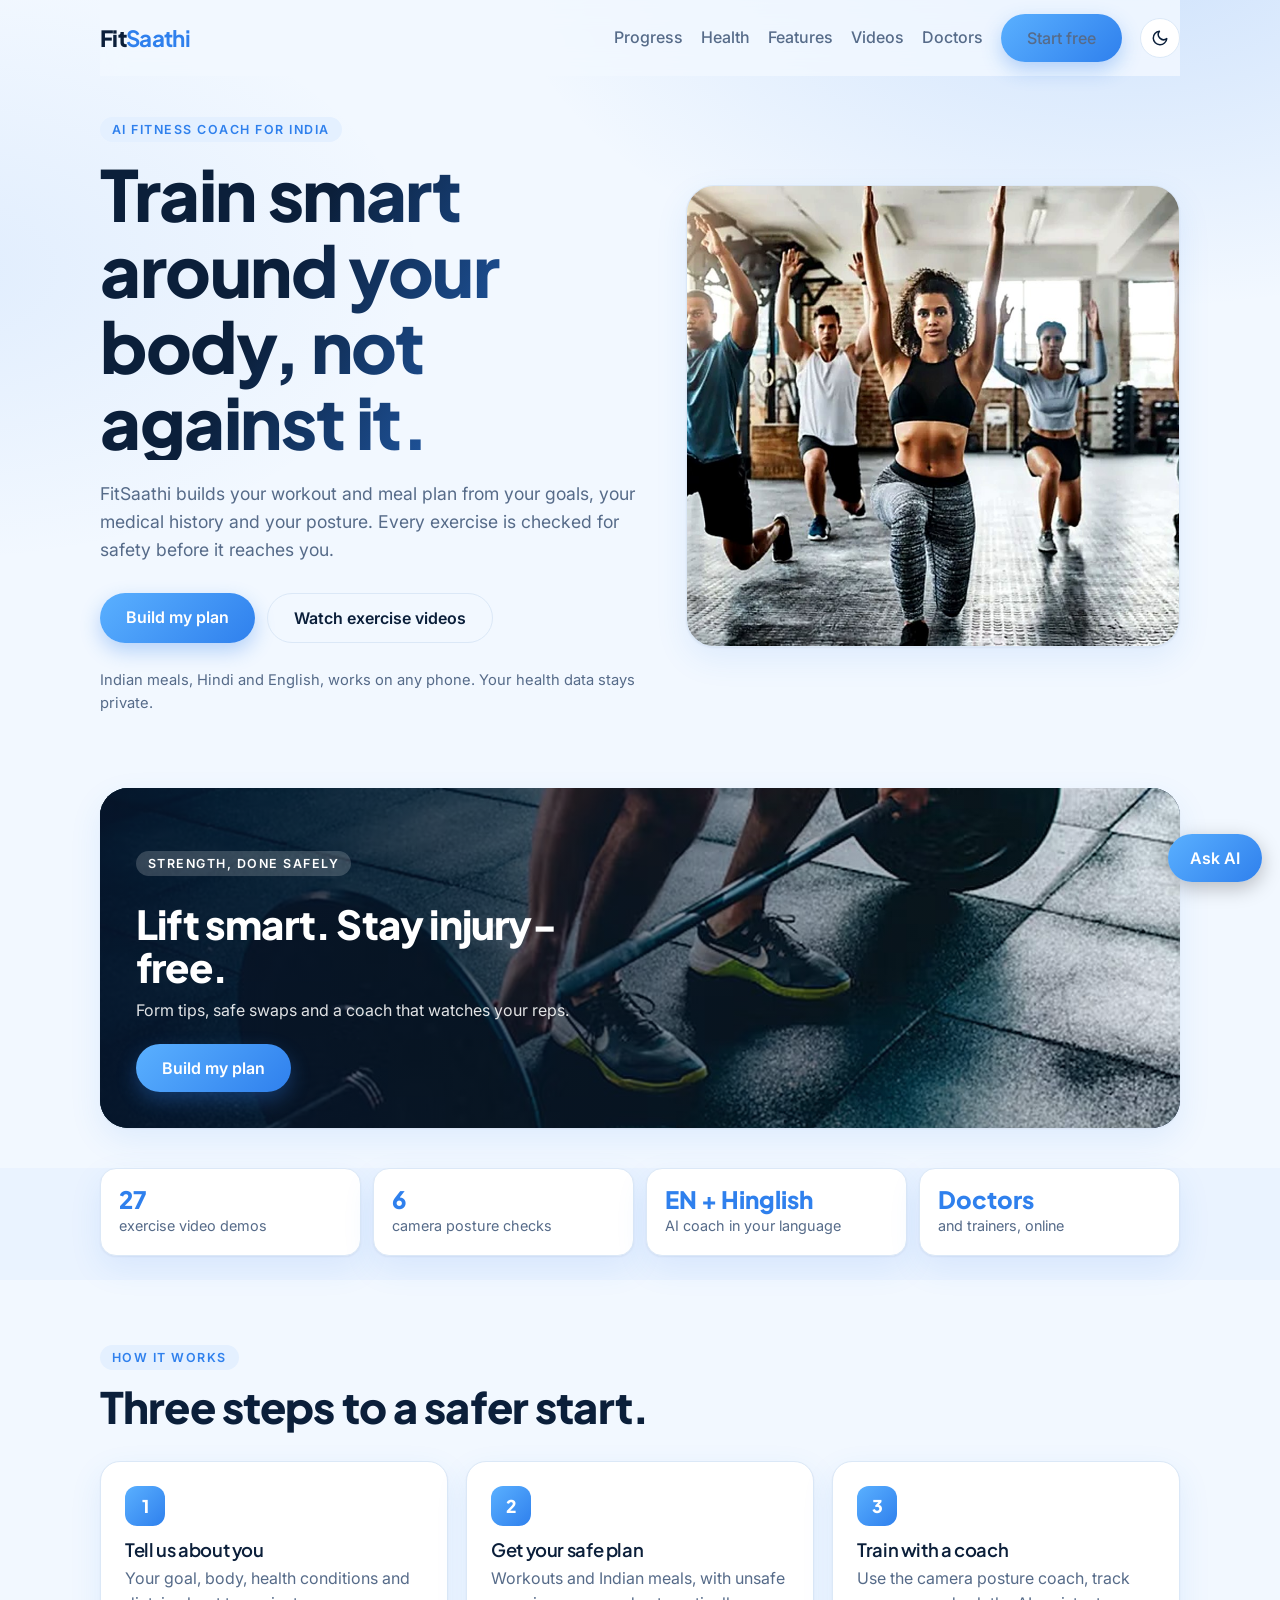
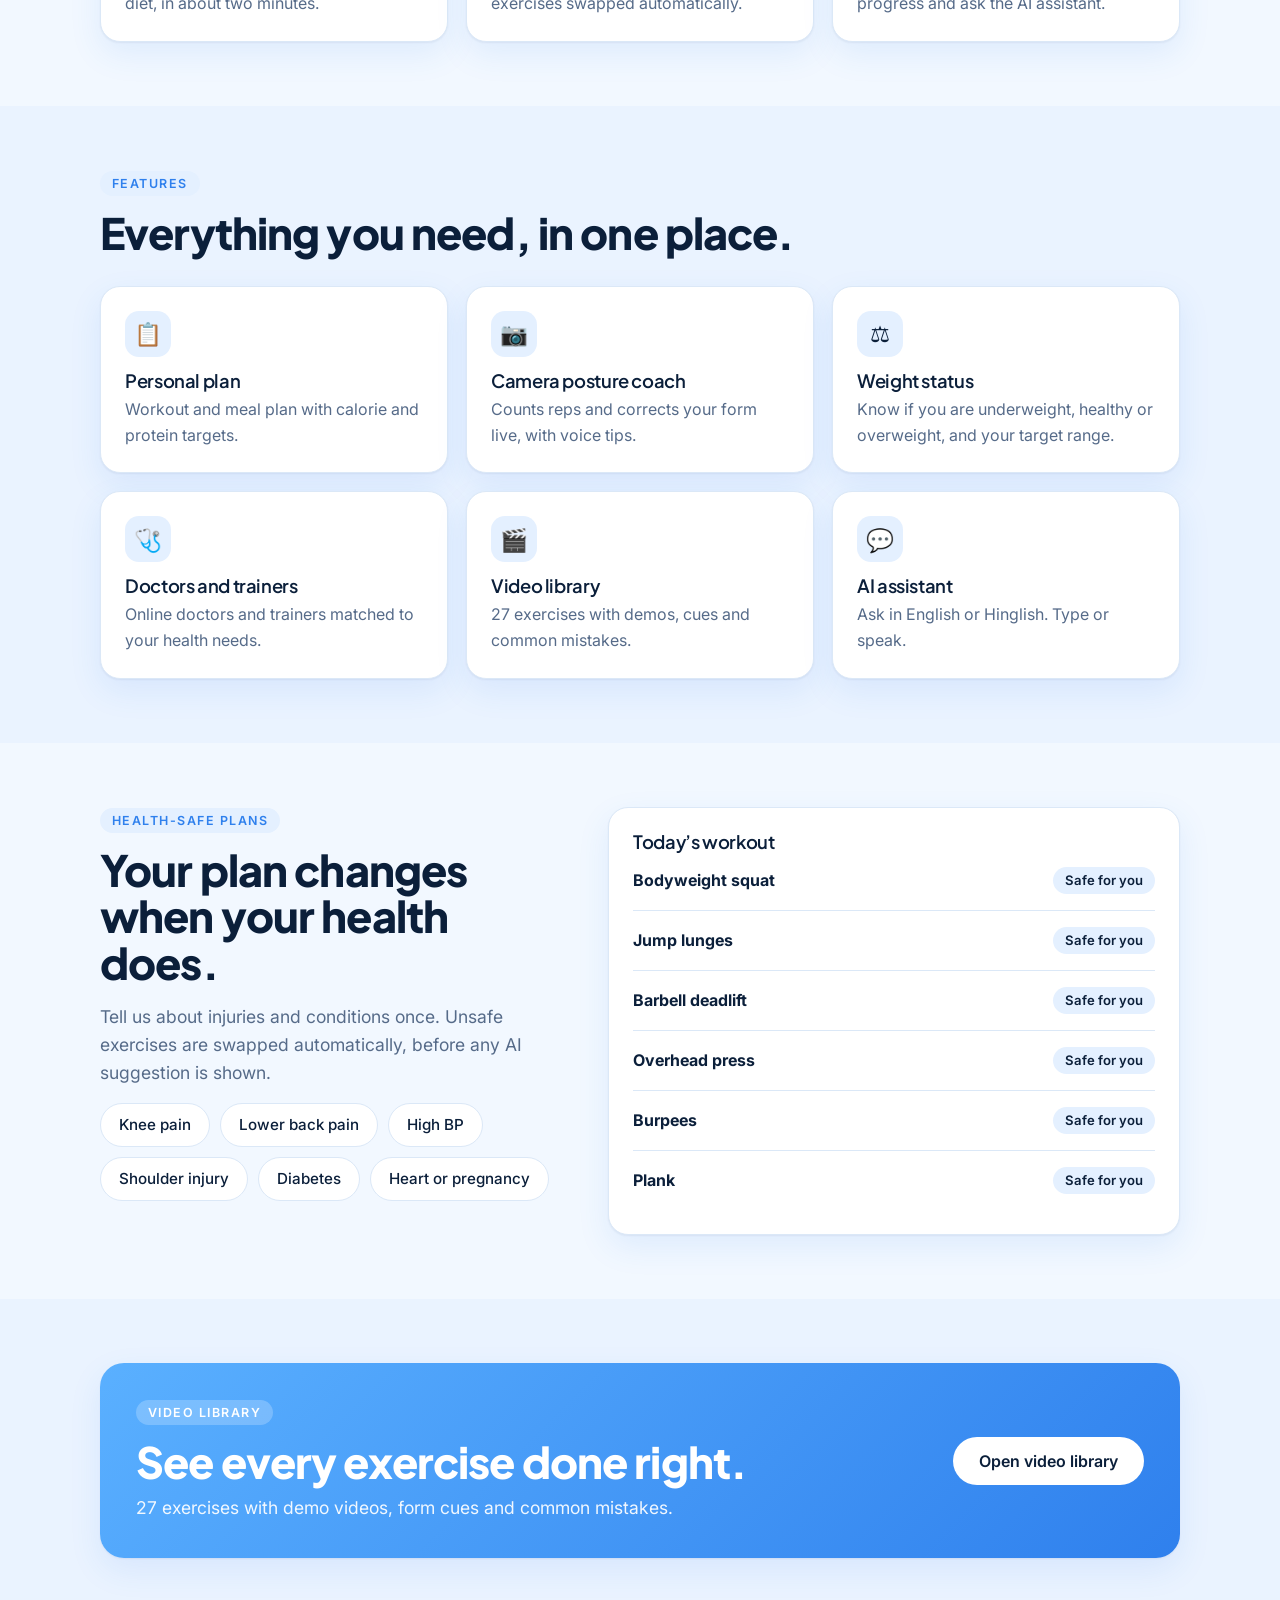
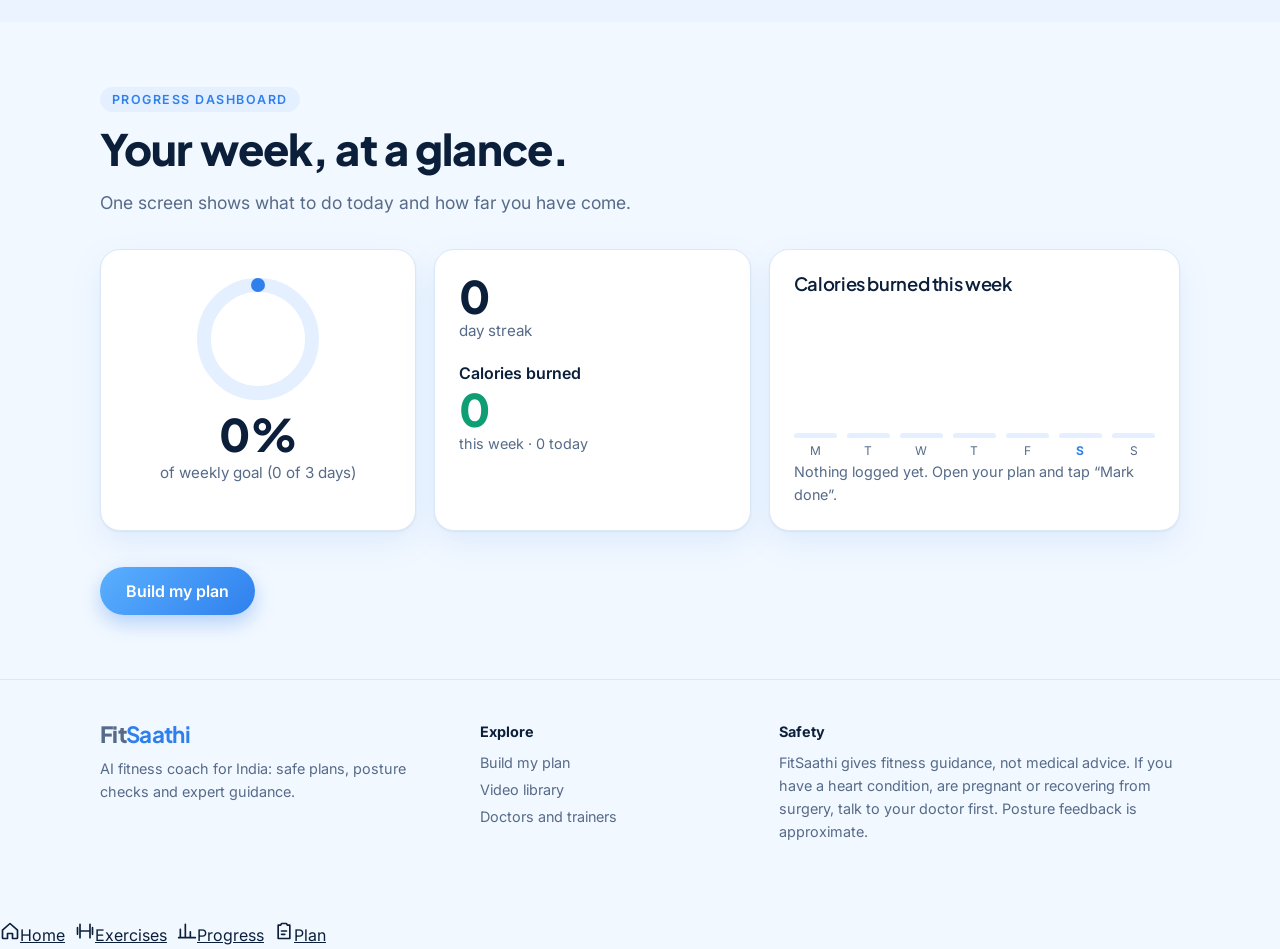
<file: fitsaathi_v18 (1)/fitsaathi/index.html>
<!DOCTYPE html>
<html lang="en">
<head>
<meta charset="utf-8">
<meta name="viewport" content="width=device-width, initial-scale=1, viewport-fit=cover">
<title>FitSaathi – AI fitness coach that knows your body</title>
<link rel="preconnect" href="https://fonts.googleapis.com">
<link rel="preconnect" href="https://fonts.gstatic.com" crossorigin>
<link href="https://fonts.googleapis.com/css2?family=Plus+Jakarta+Sans:wght@600;800&family=Inter:wght@400;500;600&display=swap" rel="stylesheet">
<link rel="stylesheet" href="css/style.css">
<script src="js/theme.js"></script>
</head>
<body>
<div class="wrap">
<nav>
  <a class="logo" href="#top">Fit<b>Saathi</b></a>
  <div class="nav-r"><a class="h" href="#health">Health</a><a class="h" href="#features">Features</a>
<a class="h" href="demos.html">Videos</a>
<a class="h" href="experts.html">Doctors</a><a class="btn" href="plan.html">Start free</a></div>
</nav>

<header class="hero" id="top">
  <div>
    <span class="eyebrow">AI fitness coach for India</span>
    <h1>Train smart around your body, not against it.</h1>
    <p class="lead">FitSaathi builds your workout and meal plan from your goals, your medical history and your posture. Every exercise is checked for safety before it reaches you.</p>
    <div class="cta"><a class="btn" href="plan.html">Build my plan</a><a class="btn ghost" href="demos.html">Watch exercise videos</a></div>
    <p class="trust">Indian meals, Hindi and English, works on any phone. Your health data stays private.</p>
  </div>
  <div class="heroPhoto" id="posture"><img src="assets/squat.jpg" alt="Group doing lunges in a gym"></div>
</header>
</div>

<section class="photoBand" aria-label="Strength training"><div class="wrap"><div class="pb">
  <img src="assets/hero-lift.jpg" alt="Athlete lifting a barbell in a gym" loading="lazy" onerror="this.closest('.photoBand').remove()">
  <div class="pbTxt"><span class="eyebrow">Strength, done safely</span><h2>Lift smart. Stay injury-free.</h2><p>Form tips, safe swaps and a coach that watches your reps.</p><a class="btn" href="plan.html">Build my plan</a></div>
</div></div></section>

<section class="strip"><div class="wrap stats"><div><b>27</b><span>exercise video demos</span></div><div><b>6</b><span>camera posture checks</span></div><div><b>EN + Hinglish</b><span>AI coach in your language</span></div><div><b>Doctors</b><span>and trainers, online</span></div></div></section>

<section id="how"><div class="wrap"><span class="eyebrow">How it works</span><h2>Three steps to a safer start.</h2>
<div class="grid3"><div class="card step"><i>1</i><h3>Tell us about you</h3><p>Your goal, body, health conditions and diet, in about two minutes.</p></div>
<div class="card step"><i>2</i><h3>Get your safe plan</h3><p>Workouts and Indian meals, with unsafe exercises swapped automatically.</p></div>
<div class="card step"><i>3</i><h3>Train with a coach</h3><p>Use the camera posture coach, track progress and ask the AI assistant.</p></div></div></div></section>

<section id="features"><div class="wrap"><span class="eyebrow">Features</span><h2>Everything you need, in one place.</h2>
<div class="grid3">
<a class="card feat" href="plan.html"><div class="ico">📋</div><h3>Personal plan</h3><p>Workout and meal plan with calorie and protein targets.</p></a>
<a class="card feat" href="plan.html"><div class="ico">📷</div><h3>Camera posture coach</h3><p>Counts reps and corrects your form live, with voice tips.</p></a>
<a class="card feat" href="plan.html"><div class="ico">⚖️</div><h3>Weight status</h3><p>Know if you are underweight, healthy or overweight, and your target range.</p></a>
<a class="card feat" href="experts.html"><div class="ico">🩺</div><h3>Doctors and trainers</h3><p>Online doctors and trainers matched to your health needs.</p></a>
<a class="card feat" href="demos.html"><div class="ico">🎬</div><h3>Video library</h3><p>27 exercises with demos, cues and common mistakes.</p></a>
<a class="card feat" href="plan.html"><div class="ico">💬</div><h3>AI assistant</h3><p>Ask in English or Hinglish. Type or speak.</p></a>
</div></div></section>

<section id="health"><div class="wrap two">
  <div>
    <span class="eyebrow">Health-safe plans</span>
    <h2>Your plan changes when your health does.</h2>
    <p class="lead" style="margin-top:16px">Tell us about injuries and conditions once. Unsafe exercises are swapped automatically, before any AI suggestion is shown.</p>
    <div class="chips" role="group" aria-label="Health conditions" id="chips"></div>
    <div id="note"></div>
  </div>
  <div class="card" id="plan" aria-live="polite"></div>
</div></section>

<section id="videos"><div class="wrap"><div class="cta-band"><div><span class="eyebrow">Video library</span><h2>See every exercise done right.</h2><p class="lead">27 exercises with demo videos, form cues and common mistakes.</p></div><a class="btn" href="demos.html">Open video library</a></div></div></section>

<section id="start"><div class="wrap">
  <span class="eyebrow">Progress dashboard</span>
  <h2>Your week, at a glance.</h2>
  <p class="lead" style="margin-top:16px">One screen shows what to do today and how far you have come.</p>
  <div class="dash" id="dashLive">
    <div class="card" style="text-align:center">
      <svg class="ring" viewBox="0 0 130 130" role="img" aria-label="72 percent of weekly goal"><circle cx="65" cy="65" r="54" stroke="var(--mint)"/><circle cx="65" cy="65" r="54" stroke="var(--brand)" stroke-dasharray="244 340" transform="rotate(-90 65 65)"/></svg>
      <div class="big">72%</div><p class="lead" style="font-size:.95rem;margin:4px auto 0">of weekly goal</p>
    </div>
    <div class="card"><div class="big">12</div><p class="lead" style="font-size:.95rem">day streak</p><p style="margin-top:18px;font-weight:600">Posture score</p><div class="big" style="color:var(--good)">84</div><p class="lead" style="font-size:.9rem">up 6 from last week</p></div>
    <div class="card"><h3>Workouts this week</h3><div class="bars" aria-hidden="true"><i style="height:60%" class="on"><span>M</span></i><i style="height:85%" class="on"><span>T</span></i><i style="height:40%"><span>W</span></i><i style="height:95%" class="on"><span>T</span></i><i style="height:70%" class="on"><span>F</span></i><i style="height:30%"><span>S</span></i><i style="height:20%"><span>S</span></i></div><div style="height:22px"></div></div>
  </div>
  <div style="margin-top:36px"><a class="btn" href="plan.html">Build my plan</a></div>
</div></section>

<footer><div class="wrap fcols"><div><a class="logo" href="index.html">Fit<b>Saathi</b></a><p>AI fitness coach for India: safe plans, posture checks and expert guidance.</p></div><div><h4>Explore</h4><a href="plan.html">Build my plan</a><a href="demos.html">Video library</a><a href="experts.html">Doctors and trainers</a></div><div><h4>Safety</h4><p>FitSaathi gives fitness guidance, not medical advice. If you have a heart condition, are pregnant or recovering from surgery, talk to your doctor first. Posture feedback is approximate.</p></div></div></footer>

<script src="js/app.js"></script>
<script src="js/tracker.js"></script>
<script src="js/videos.js"></script>
<script src="js/exdemo.js"></script>
<script src="js/coach.js"></script>
<script src="js/posture.js"></script>
<script src="js/experts.js"></script>
<script src="js/health.js"></script>
<script src="js/localai.js"></script>
<script src="js/assistant.js"></script>
</body>
</html>
</file>
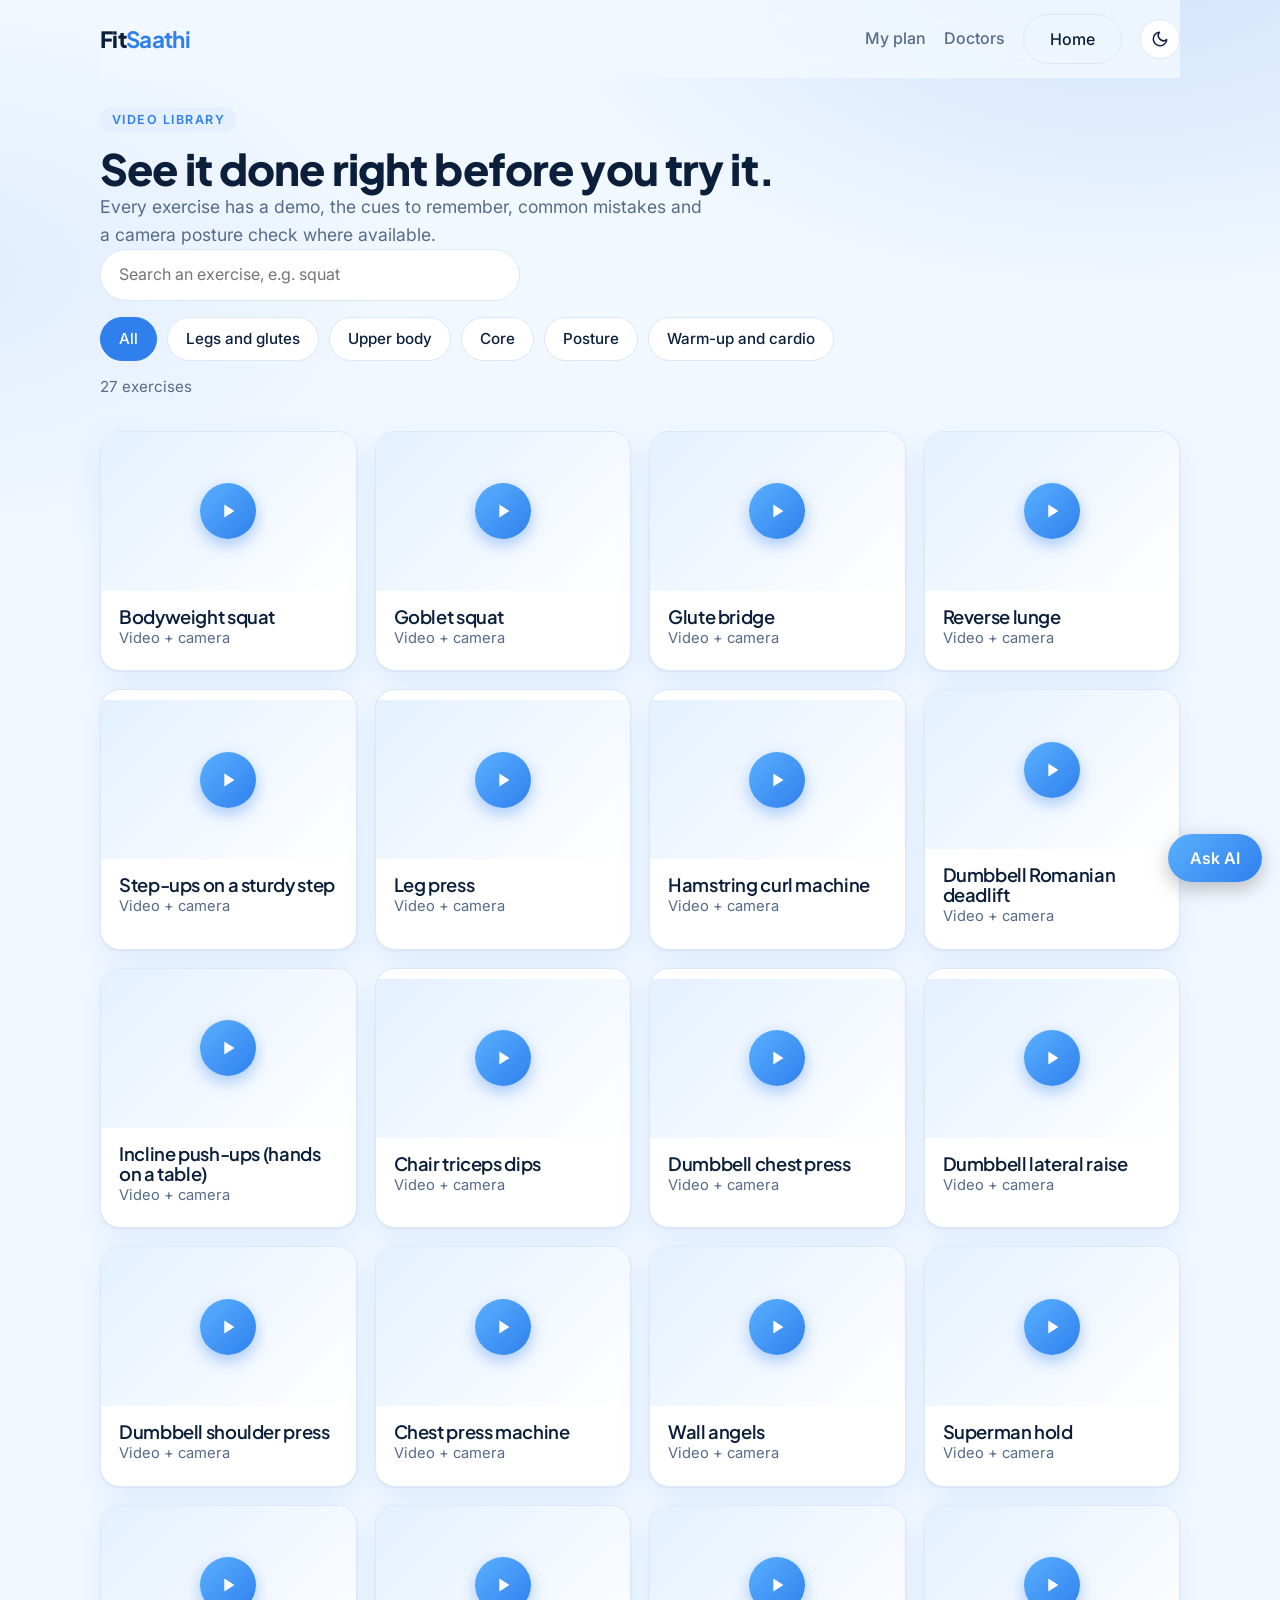
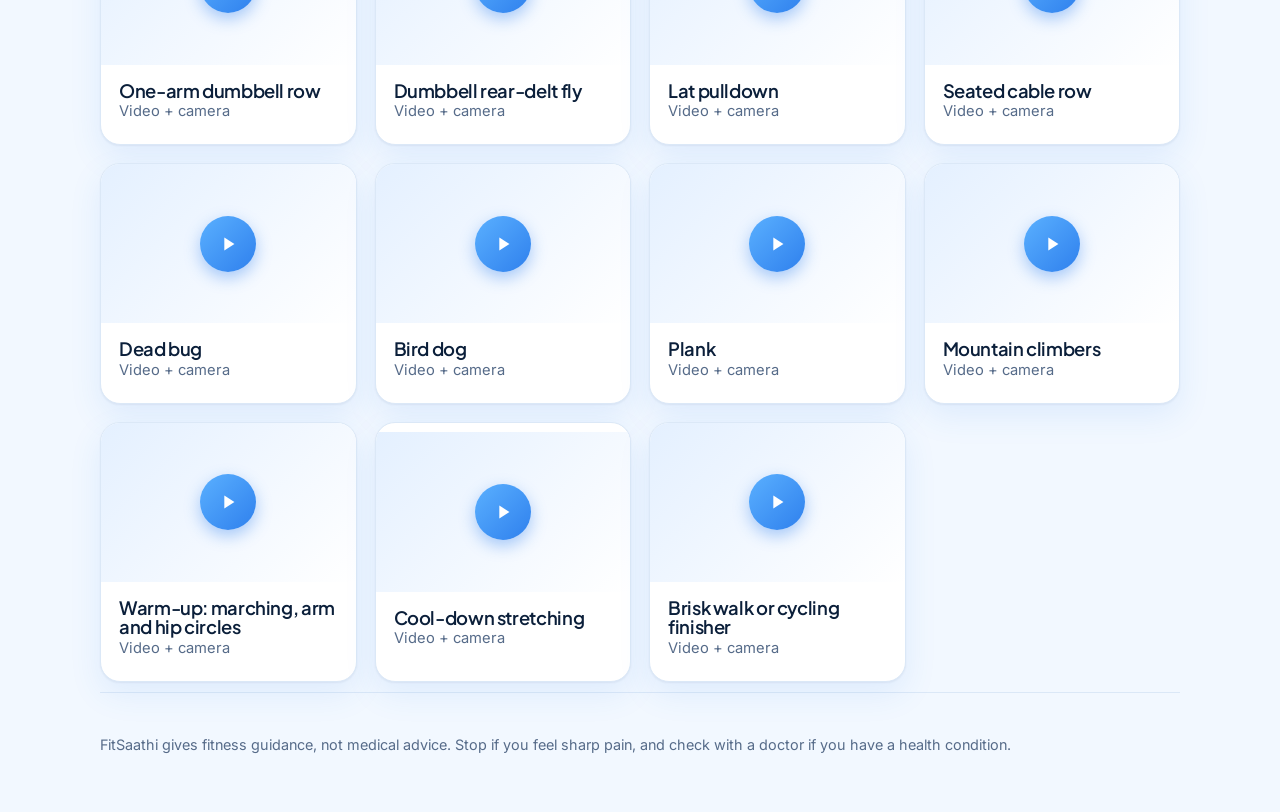
<file: fitsaathi_v18 (1)/fitsaathi/demos.html>
<!DOCTYPE html>
<html lang="en">
<head>
<meta charset="utf-8">
<meta name="viewport" content="width=device-width, initial-scale=1, viewport-fit=cover">
<title>Exercise video library – FitSaathi</title>
<link rel="preconnect" href="https://fonts.googleapis.com">
<link rel="preconnect" href="https://fonts.gstatic.com" crossorigin>
<link href="https://fonts.googleapis.com/css2?family=Plus+Jakarta+Sans:wght@600;800&family=Inter:wght@400;500;600&display=swap" rel="stylesheet">
<link rel="stylesheet" href="css/style.css">
<script src="js/theme.js"></script>
</head>
<body>
<div class="wrap">
  <nav><a class="logo" href="index.html">Fit<b>Saathi</b></a><div class="nav-r"><a class="h" href="plan.html">My plan</a><a class="h" href="experts.html">Doctors</a><a class="btn ghost" href="index.html">Home</a></div></nav>
  <section class="pagehead">
    <span class="eyebrow">Video library</span>
    <h2>See it done right before you try it.</h2>
    <p class="lead">Every exercise has a demo, the cues to remember, common mistakes and a camera posture check where available.</p>
    <input class="search" id="q" type="search" placeholder="Search an exercise, e.g. squat" aria-label="Search exercises">
    <div class="chips" id="cats" role="group" aria-label="Category"></div>
    <p class="lead" id="cnt" style="margin:14px 0 0;font-size:.95rem"></p>
    <div class="grid4" id="demos"></div>
  </section>
  <footer>FitSaathi gives fitness guidance, not medical advice. Stop if you feel sharp pain, and check with a doctor if you have a health condition.</footer>
</div>
<script src="js/videos.js"></script>
<script src="js/exdemo.js"></script>
<script src="js/coach.js"></script>
<script src="js/experts.js"></script>
<script src="js/health.js"></script>
<script src="js/demospage.js"></script>
<script src="js/assistant.js"></script>
</body>
</html>
</file>
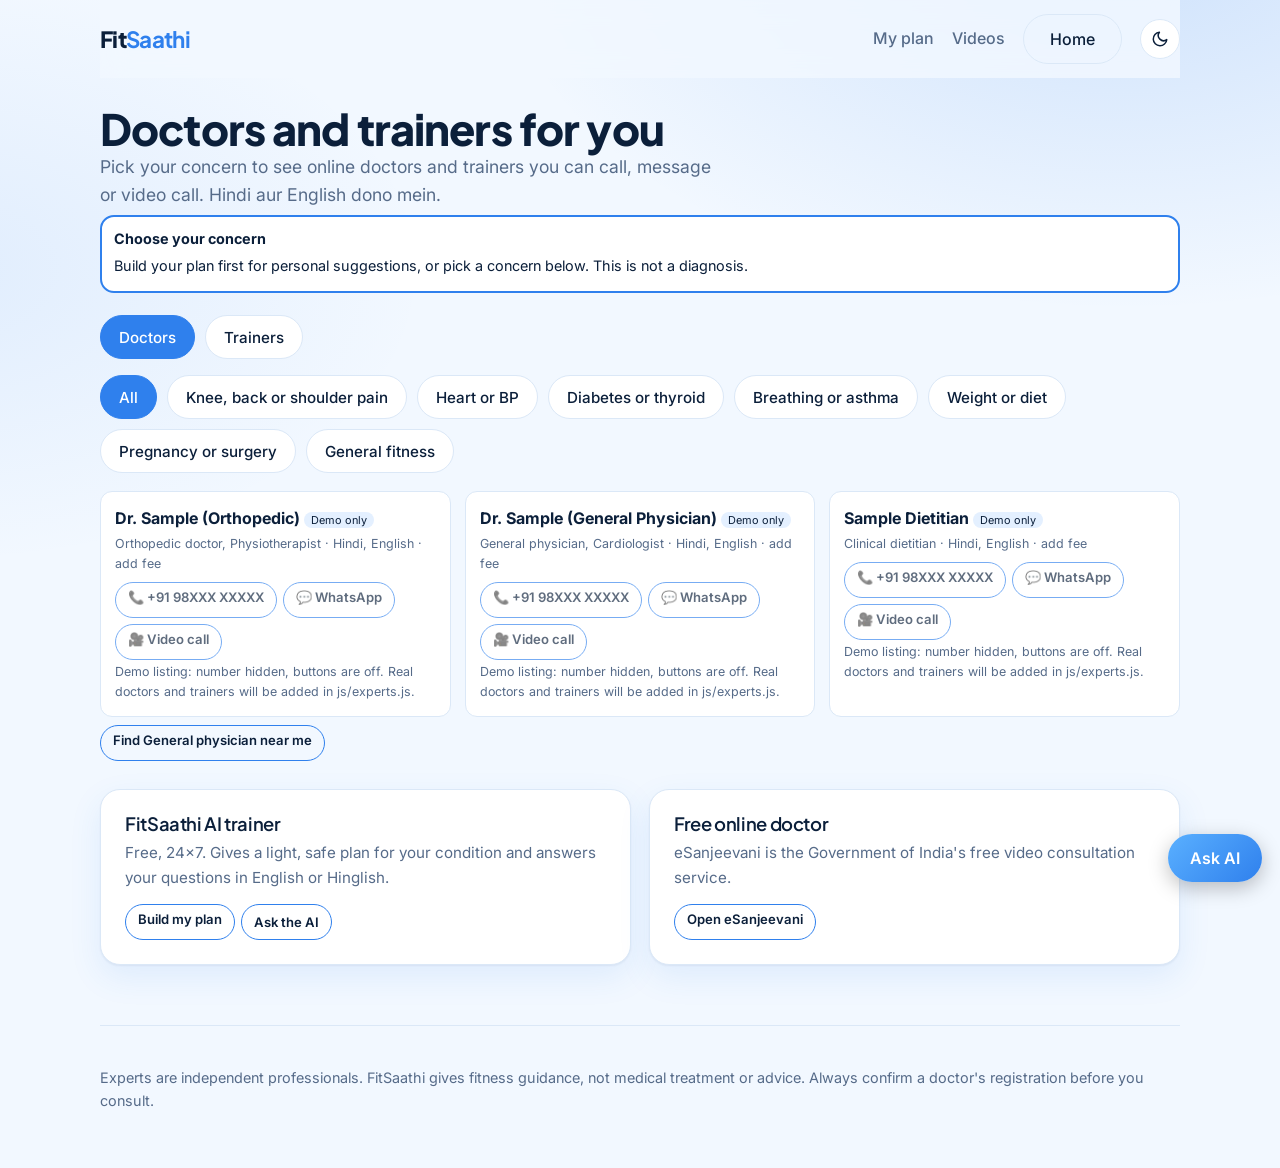
<file: fitsaathi_v18 (1)/fitsaathi/experts.html>
<!DOCTYPE html>
<html lang="en">
<head>
<meta charset="utf-8">
<meta name="viewport" content="width=device-width, initial-scale=1, viewport-fit=cover">
<title>Doctors and Trainers – FitSaathi</title>
<link rel="preconnect" href="https://fonts.googleapis.com">
<link rel="preconnect" href="https://fonts.gstatic.com" crossorigin>
<link href="https://fonts.googleapis.com/css2?family=Plus+Jakarta+Sans:wght@600;800&family=Inter:wght@400;500;600&display=swap" rel="stylesheet">
<link rel="stylesheet" href="css/style.css">
<script src="js/theme.js"></script>
</head>
<body>
<div class="wrap">
  <nav><a class="logo" href="index.html">Fit<b>Saathi</b></a><div class="nav-r"><a class="h" href="plan.html">My plan</a><a class="h" href="demos.html">Videos</a><a class="btn ghost" href="index.html">Home</a></div></nav>
  <section style="padding:28px 0 60px">
    <h2>Doctors and trainers for you</h2>
    <p class="lead">Pick your concern to see online doctors and trainers you can call, message or video call. Hindi aur English dono mein.</p>
    <div class="hcard consult" id="forYou"></div>
    <div class="tabs" role="group" aria-label="Type"><button class="chip" id="tD" aria-pressed="true" type="button">Doctors</button><button class="chip" id="tT" aria-pressed="false" type="button">Trainers</button></div>
    <div class="chips" id="gr" role="group" aria-label="Concern"></div>
    <div class="expgrid" id="list" aria-live="polite"></div>
    <div class="hbs" id="near"></div>
    <div class="grid4" style="margin-top:28px">
      <div class="card"><h3>FitSaathi AI trainer</h3><p class="lead" style="font-size:.95rem;margin:8px 0 14px">Free, 24x7. Gives a light, safe plan for your condition and answers your questions in English or Hinglish.</p><div class="hbs"><a class="hb" href="plan.html">Build my plan</a><button class="hb" id="askAi" type="button">Ask the AI</button></div></div>
      <div class="card"><h3>Free online doctor</h3><p class="lead" style="font-size:.95rem;margin:8px 0 14px">eSanjeevani is the Government of India's free video consultation service.</p><div class="hbs"><a class="hb" target="_blank" rel="noopener" href="https://esanjeevani.mohfw.gov.in">Open eSanjeevani</a></div></div>
    </div>
  </section>
  <footer>Experts are independent professionals. FitSaathi gives fitness guidance, not medical treatment or advice. Always confirm a doctor's registration before you consult.</footer>
</div>
<script src="js/experts.js"></script>
<script src="js/health.js"></script>
<script src="js/expertspage.js"></script>
<script src="js/assistant.js"></script>
</body>
</html>
</file>
<file: fitsaathi_v18 (1)/fitsaathi/css/style.css>
:root{--bg:#F2F8FF;--ink:#0B1F3A;--muted:#566B89;--card:#fff;--line:#DBE8F7;--brand:#2F80ED;--mint:#E4F0FF;--good:#0F9D74;--warn:#D99100;--bad:#DC4455;--on-brand:#fff;--shadow:0 1px 2px rgba(15,40,90,.06),0 12px 32px rgba(47,128,237,.10);--grad:linear-gradient(135deg,#5AB0FF,#2F80ED);color-scheme:light;box-sizing:border-box;padding-top:env(safe-area-inset-top,0px);padding-bottom:env(safe-area-inset-bottom,0px)}
@media(prefers-color-scheme:dark){:root:not([data-theme="light"]){--bg:#091324;--ink:#E8F0FB;--muted:#96AAC7;--card:#101F37;--line:#1E3456;--brand:#5AA9FF;--mint:#14284A;--good:#34D3A0;--warn:#F2B93B;--bad:#F5707F;--on-brand:#06142B;--shadow:0 12px 32px rgba(0,0,0,.4);--grad:linear-gradient(135deg,#8CC6FF,#4C9BFF);color-scheme:dark}}
:root[data-theme="dark"]{--bg:#091324;--ink:#E8F0FB;--muted:#96AAC7;--card:#101F37;--line:#1E3456;--brand:#5AA9FF;--mint:#14284A;--good:#34D3A0;--warn:#F2B93B;--bad:#F5707F;--on-brand:#06142B;--shadow:0 12px 32px rgba(0,0,0,.4);--grad:linear-gradient(135deg,#8CC6FF,#4C9BFF);color-scheme:dark}
html{scroll-padding-top:env(safe-area-inset-top,0px);scroll-behavior:smooth}
*{box-sizing:border-box}
body{margin:0;background:var(--bg);color:var(--ink);font:400 1rem/1.6 Inter,system-ui,sans-serif}
h1,h2,h3{font-family:"Plus Jakarta Sans",Inter,sans-serif;line-height:1.08;margin:0;letter-spacing:-.02em}
h1{font-size:clamp(2.4rem,6.2vw,4.4rem);font-weight:800}
h2{font-size:clamp(1.8rem,4vw,2.7rem);font-weight:800}
h3{font-size:1.15rem;font-weight:600}
p{margin:0}
a{color:inherit}
:focus-visible{outline:3px solid var(--brand);outline-offset:3px}
.wrap{max-width:1120px;margin:0 auto;padding:0 20px}
section{padding:72px 0}
.lead{color:var(--muted);max-width:56ch;font-size:1.1rem}
nav{display:flex;align-items:center;justify-content:space-between;padding:18px 0}
.logo{font:800 1.4rem "Plus Jakarta Sans",sans-serif;text-decoration:none}
.logo b{color:var(--brand)}
.nav-r{display:flex;gap:18px;align-items:center}
.nav-r a{text-decoration:none;color:var(--muted);font-weight:500}
.nav-r a:hover{color:var(--ink)}
.btn{display:inline-block;border:0;border-radius:999px;padding:14px 26px;font:600 1rem Inter,sans-serif;cursor:pointer;text-decoration:none;background:var(--brand);color:var(--on-brand);transition:transform .15s}
.btn:hover{transform:translateY(-2px)}
.btn.ghost{background:transparent;color:var(--ink);border:1.5px solid var(--line)}
.card{background:var(--card);border:1px solid var(--line);border-radius:24px;padding:24px}
.hero{display:grid;grid-template-columns:1.05fr .95fr;gap:40px;align-items:center;padding:40px 0 72px}
.hero .lead{margin:20px 0 28px}
.cta{display:flex;gap:12px;flex-wrap:wrap}
.trust{margin-top:26px;color:var(--muted);font-size:.92rem}
/* posture lab */
.lab{padding:20px}
.lab svg{width:100%;height:auto;max-height:340px;display:block;background:var(--mint);border-radius:16px}
.lab .ln{stroke-linecap:round;stroke-width:9;fill:none;transition:stroke .2s}
.score{display:flex;justify-content:space-between;align-items:center;margin:14px 0 4px}
.pill{border-radius:999px;padding:4px 14px;font-weight:600;color:#fff;background:var(--good);transition:background .2s}
label{display:flex;justify-content:space-between;font-weight:500;font-size:.92rem;margin-top:12px}
input[type=range]{width:100%;accent-color:var(--brand);height:28px}
.fb{margin:8px 0 0;padding:0;list-style:none;font-size:.95rem}
.fb li{padding-left:22px;position:relative;margin-top:4px}
.fb li::before{content:"";position:absolute;left:0;top:.5em;width:12px;height:12px;border-radius:50%;background:var(--c,var(--good))}
/* medical */
.two{display:grid;grid-template-columns:.9fr 1.1fr;gap:40px;align-items:start}
.chips{display:flex;flex-wrap:wrap;gap:10px;margin-top:22px}
.chip{border:1.5px solid var(--line);background:var(--card);color:var(--ink);border-radius:999px;padding:10px 18px;font:500 .95rem Inter,sans-serif;cursor:pointer;min-height:44px}
.chip[aria-pressed=true]{background:var(--ink);color:var(--bg);border-color:var(--ink)}
.row{display:flex;justify-content:space-between;align-items:center;gap:12px;padding:16px 0;border-bottom:1px solid var(--line)}
.row:last-child{border:0}
.row s{color:var(--muted)}
.tag{font-size:.82rem;font-weight:600;border-radius:999px;padding:3px 12px;background:var(--mint);color:var(--ink);white-space:nowrap}
.tag.sw{background:var(--brand);color:var(--on-brand)}
.note{margin-top:14px;padding:14px 16px;border-radius:14px;background:var(--mint);font-size:.95rem}
.note.stop{background:var(--bad);color:#fff}
/* demos */
.grid4{display:grid;grid-template-columns:repeat(auto-fit,minmax(230px,1fr));gap:18px;margin-top:32px}
.demo{padding:0;overflow:hidden;text-align:left;cursor:pointer;font:inherit;color:inherit}
.poster{aspect-ratio:16/10;display:grid;place-items:center;background:linear-gradient(135deg,var(--mint),var(--card))}
.play{width:56px;height:56px;border-radius:50%;background:var(--brand);display:grid;place-items:center;transition:transform .2s}
.demo:hover .play{transform:scale(1.12)}
.demo div.meta{padding:16px 18px 20px}
.demo p{color:var(--muted);font-size:.92rem}
dialog{border:0;border-radius:24px;padding:24px;max-width:480px;width:calc(100% - 32px);background:var(--card);color:var(--ink)}
dialog::backdrop{background:rgba(5,15,15,.65)}
dialog ol{padding-left:20px;margin:14px 0}
.vid{aspect-ratio:16/9;border-radius:14px;background:var(--mint);display:grid;place-items:center;text-align:center;padding:16px;color:var(--muted);font-size:.9rem}
/* dashboard */
.dash{display:grid;grid-template-columns:1fr 1fr 1.3fr;gap:18px;margin-top:32px}
.big{font:800 2.8rem "Plus Jakarta Sans",sans-serif;line-height:1}
.ring{width:130px;height:130px;display:block;margin:0 auto 8px}
.ring circle{fill:none;stroke-width:14;stroke-linecap:round}
.bars{display:flex;align-items:flex-end;gap:10px;height:130px;margin-top:14px}
.bars i{flex:1;background:var(--mint);border-radius:8px 8px 4px 4px;position:relative}
.bars i.on{background:var(--brand)}
.bars span{position:absolute;bottom:-22px;left:0;right:0;text-align:center;font-size:.75rem;color:var(--muted);font-style:normal}
footer{padding:40px 0 56px;color:var(--muted);font-size:.9rem;border-top:1px solid var(--line)}
@media(max-width:860px){.hero,.two,.dash{grid-template-columns:1fr}.nav-r a.h{display:none}section{padding:52px 0}}
@media(prefers-reduced-motion:reduce){*{transition:none!important;scroll-behavior:auto!important}}
/* camera coach */
.camtools{display:flex;justify-content:space-between;align-items:center;gap:10px;flex-wrap:wrap;margin-bottom:12px}
.vo{margin:0;font-size:.9rem;gap:6px;align-items:center;justify-content:flex-start}
.camwrap{position:relative;border-radius:16px;overflow:hidden;background:#000;aspect-ratio:4/3}
.camwrap video,.camwrap canvas{position:absolute;inset:0;width:100%;height:100%;object-fit:cover;transform:scaleX(-1)}
.camstats{display:grid;grid-template-columns:repeat(4,1fr);gap:8px;margin-top:12px;text-align:center;font-size:.8rem;color:var(--muted)}
.camstats b{display:block;font:800 1.4rem "Plus Jakarta Sans",sans-serif;color:var(--ink)}
.camtip{margin-top:10px;font-weight:600;min-height:3em}
.vid:has(svg){display:block;padding:8px}
/* assistant */
.aiB{position:fixed;right:18px;bottom:calc(18px + env(safe-area-inset-bottom,0px));z-index:50;border:0;border-radius:999px;padding:14px 22px;background:var(--brand);color:var(--on-brand);font:600 1rem Inter,sans-serif;cursor:pointer;box-shadow:0 6px 20px rgba(0,0,0,.25)}
.aiP{position:fixed;right:18px;bottom:calc(18px + env(safe-area-inset-bottom,0px));z-index:60;width:min(380px,calc(100% - 36px));max-height:min(560px,80vh);display:flex;flex-direction:column;background:var(--card);border:1px solid var(--line);border-radius:22px;box-shadow:0 10px 40px rgba(0,0,0,.3);overflow:hidden}
.aiP[hidden]{display:none}
.aiH{display:flex;justify-content:space-between;align-items:center;padding:14px 16px;background:var(--mint)}
.aiH button{border:0;background:none;color:var(--ink);font-size:1.5rem;cursor:pointer;min-width:44px;min-height:44px}
.aiM{flex:1;overflow:auto;padding:14px;display:flex;flex-direction:column;gap:8px}
.aiMsg{padding:10px 14px;border-radius:16px;max-width:88%;font-size:.95rem}
.aiMsg.b{background:var(--mint);align-self:flex-start}.aiMsg.u{background:var(--brand);color:var(--on-brand);align-self:flex-end}
.aiQ{display:flex;gap:6px;flex-wrap:wrap;padding:0 14px 8px}.aiQ .chip{padding:6px 12px;font-size:.82rem;min-height:36px}
#aiF{display:flex;gap:8px;padding:10px 14px 14px}#aiF input{flex:1;padding:10px 14px;border-radius:999px;border:1.5px solid var(--line);background:var(--bg);color:var(--ink);font:inherit}#aiF .btn{padding:10px 18px}
#exSel{padding:10px 14px;border-radius:999px;border:1.5px solid var(--line);background:var(--bg);color:var(--ink);font:inherit;max-width:55%}
.camb{margin-left:8px;border:1.5px solid var(--brand);background:transparent;color:var(--ink);border-radius:999px;padding:4px 12px;font:600 .8rem Inter,sans-serif;cursor:pointer;min-height:32px;white-space:nowrap}
#coachDlg{max-width:520px}.camstats span{display:block}

/* exercise video + camera buttons */
.exb{display:flex;gap:6px;flex-wrap:wrap;margin-top:6px}
.exb .camb{font:inherit;font-size:.8rem;font-weight:600;padding:5px 11px;border-radius:99px;border:1.5px solid var(--line);background:var(--bg);color:var(--ink);cursor:pointer;text-decoration:none}
.exb .camb:hover{border-color:var(--brand)}
#demoDlg .aiH{display:flex;justify-content:space-between;align-items:center;margin-bottom:12px}
#xX{background:none;border:0;font-size:1.6rem;color:var(--ink);cursor:pointer}
#demoDlg .vid{aspect-ratio:16/10}#demoDlg video{width:100%;height:100%;border-radius:14px;object-fit:cover}
.xm{font-size:.85rem;color:var(--muted);margin:8px 0}
@media print{.exb{display:none}}

/* v5: professional light-blue polish */
body{background:radial-gradient(900px 520px at 88% -6%,color-mix(in srgb,var(--brand) 18%,transparent),transparent 70%),radial-gradient(700px 420px at -5% 30%,color-mix(in srgb,var(--brand) 9%,transparent),transparent 70%),var(--bg);background-attachment:fixed}
nav{position:sticky;top:0;z-index:40;padding:14px 0;background:color-mix(in srgb,var(--bg) 82%,transparent);backdrop-filter:blur(12px);-webkit-backdrop-filter:blur(12px)}
.logo{letter-spacing:-.03em}
.btn{background:var(--grad);color:var(--on-brand);box-shadow:0 8px 20px color-mix(in srgb,var(--brand) 32%,transparent)}
.btn.ghost{background:transparent;color:var(--ink);box-shadow:none}
.btn:hover{box-shadow:0 12px 26px color-mix(in srgb,var(--brand) 42%,transparent)}
.card{box-shadow:var(--shadow);border-radius:20px}
.hero h1{background:linear-gradient(120deg,var(--ink) 35%,var(--brand));-webkit-background-clip:text;background-clip:text;color:transparent}
section:nth-of-type(even){background:color-mix(in srgb,var(--mint) 55%,transparent)}
.demo{transition:transform .2s,box-shadow .2s}.demo:hover{transform:translateY(-4px)}
.play{background:var(--grad);color:var(--on-brand);box-shadow:0 6px 16px color-mix(in srgb,var(--brand) 40%,transparent)}
.chip{transition:background .15s,border-color .15s}.chip:hover{border-color:var(--brand)}
.chip[aria-pressed=true]{background:var(--brand);border-color:var(--brand);color:var(--on-brand)}
.tag.sw,.aiB,.aiMsg.u{background:var(--brand);color:var(--on-brand)}
.aiB{background:var(--grad)}
.stat{background:var(--mint);border:1px solid var(--line)}
.tgl{width:40px;height:40px;border-radius:50%;border:1.5px solid var(--line);background:var(--card);color:var(--ink);display:grid;place-items:center;cursor:pointer;padding:0}
.tgl:hover{border-color:var(--brand);color:var(--brand)}
.bars i.on{background:var(--grad)}
.lab svg{background:linear-gradient(160deg,var(--mint),var(--card))}
#demoDlg iframe{width:100%;height:100%;border:0;border-radius:14px}

/* v7 tracker + mobile tab bar */
.kc{display:block;font-weight:400;font-size:.78rem;color:var(--muted)}
.camb.done[aria-pressed=true]{background:var(--good);border-color:var(--good);color:#fff}
#daySum{margin-top:14px}.tabs{display:none}
@media(max-width:860px){.tabs{display:flex;position:fixed;left:0;right:0;bottom:0;z-index:55;background:color-mix(in srgb,var(--card) 92%,transparent);backdrop-filter:blur(12px);border-top:1px solid var(--line);padding:6px 8px calc(6px + env(safe-area-inset-bottom,0px))}
.tabs a{flex:1;display:flex;flex-direction:column;align-items:center;gap:2px;font-size:.72rem;font-weight:600;color:var(--muted);text-decoration:none;padding:4px 0}
.tabs a[aria-current=page]{color:var(--brand)}body{padding-bottom:72px}.aiB,.aiP{bottom:calc(84px + env(safe-area-inset-bottom,0px))}}
@media print{.tabs,.aiB{display:none!important}}
#vlang{padding:6px 10px;border-radius:999px;border:1.5px solid var(--line);background:var(--bg);color:var(--ink);font:inherit;font-size:.85rem}

/* v9 full-screen camera */
#coachDlg{max-width:none;width:100vw;height:100dvh;max-height:none;margin:0;border-radius:0;padding:12px 12px calc(12px + env(safe-area-inset-bottom,0px))}
#coachDlg[open]{display:flex;flex-direction:column;gap:8px}
#coachDlg .camwrap{flex:1;min-height:0;aspect-ratio:auto;border-radius:14px}
#coachDlg .camwrap.fit video,#coachDlg .camwrap.fit canvas{object-fit:contain}
#coachDlg .camstats{margin-top:0}#coachDlg .camtip{margin-top:0;min-height:2.6em}
/* health guard */
.hcard{border:2px solid var(--warn);border-radius:14px;padding:10px 12px;margin:6px 0;font-size:.9rem;background:var(--card);color:var(--ink)}
.hcard.emergency{border-color:var(--bad)}.hcard.consult{border-color:var(--brand)}.hcard p{margin:4px 0}
.hbs{display:flex;flex-wrap:wrap;gap:6px;margin-top:8px}
.hb{display:inline-block;border:1.5px solid var(--brand);background:transparent;color:var(--ink);border-radius:999px;padding:6px 12px;font:600 .82rem Inter,sans-serif;cursor:pointer;text-decoration:none;min-height:36px}
.hb.red{background:var(--bad);border-color:var(--bad);color:#fff}
.aiMsg.hwrap{max-width:100%;width:100%;background:transparent;padding:0}
.aiH .hbtn{font-size:.8rem;border:1.5px solid var(--brand);border-radius:999px;padding:4px 10px;min-height:36px;min-width:0;cursor:pointer;color:var(--ink);background:transparent}
.hcard h4{margin:10px 0 2px;font-size:.9rem}.ex2{border:1px solid var(--line);border-radius:12px;padding:8px 10px;margin:6px 0}.ex2 small,.hcard .dis{display:block;color:var(--muted);font-size:.78rem;margin-top:2px}
.dtag{font-size:.68rem;background:var(--mint);padding:1px 7px;border-radius:99px;font-style:normal}
.mic{border:1.5px solid var(--line);background:var(--card);border-radius:999px;min-width:44px;min-height:44px;cursor:pointer;font-size:1rem}
.hb.off{opacity:.65;cursor:default;pointer-events:none}
.expgrid{display:grid;grid-template-columns:repeat(auto-fill,minmax(290px,1fr));gap:14px;margin-top:18px}.expgrid .ex2{background:var(--card);margin:0;padding:14px}.tabs{display:flex;gap:10px;margin-top:22px}.hcard.consult{margin-top:6px}
/* v14 professional polish */
.eyebrow{display:inline-block;font:600 .78rem Inter,sans-serif;letter-spacing:.12em;text-transform:uppercase;color:var(--brand);background:var(--mint);padding:5px 12px;border-radius:999px;margin-bottom:14px}
.strip{padding:0 0 24px}.stats{display:grid;grid-template-columns:repeat(4,1fr);gap:12px}
.stats div{background:var(--card);border:1px solid var(--line);border-radius:16px;padding:16px 18px;box-shadow:var(--shadow)}
.stats b{display:block;font:800 1.5rem "Plus Jakarta Sans",sans-serif;color:var(--brand);line-height:1.2}.stats span{color:var(--muted);font-size:.9rem}
.grid3{display:grid;grid-template-columns:repeat(auto-fit,minmax(260px,1fr));gap:18px;margin-top:30px}
.step i{display:grid;place-items:center;width:40px;height:40px;border-radius:12px;background:var(--grad);color:var(--on-brand);font:800 1.1rem "Plus Jakarta Sans",sans-serif;font-style:normal;margin-bottom:14px}
.step p,.feat p{color:var(--muted);margin-top:6px}
.feat{display:block;text-decoration:none;color:inherit;transition:transform .2s,box-shadow .2s,border-color .2s}.feat:hover{transform:translateY(-4px);border-color:var(--brand)}
.ico{display:grid;place-items:center;width:46px;height:46px;border-radius:14px;background:var(--mint);font-size:1.4rem;margin-bottom:14px}
.cta-band{display:flex;justify-content:space-between;align-items:center;gap:24px;flex-wrap:wrap;padding:36px;border-radius:24px;background:var(--grad);color:var(--on-brand);box-shadow:var(--shadow)}
.cta-band h2{color:inherit}.cta-band .lead{color:inherit;opacity:.92;margin:8px 0 0}.cta-band .eyebrow{background:rgba(255,255,255,.22);color:inherit}.cta-band .btn{background:var(--card);color:var(--ink);box-shadow:none}
.fcols{display:grid;grid-template-columns:1.3fr 1fr 1.5fr;gap:32px}.fcols h4{color:var(--ink);margin:0 0 8px}.fcols p{margin:8px 0 0}.fcols a:not(.logo){display:block;color:var(--muted);text-decoration:none;margin:4px 0}.fcols a:not(.logo):hover{color:var(--brand)}
section{padding:64px 0}.pagehead{padding:28px 0 10px}
.search{width:100%;max-width:420px;padding:12px 18px;border-radius:999px;border:1.5px solid var(--line);background:var(--card);color:var(--ink);font:inherit}.search:focus{outline:2px solid var(--brand);border-color:transparent}
.chips{margin-top:16px}
@media(max-width:860px){.stats{grid-template-columns:1fr 1fr}.fcols{grid-template-columns:1fr}section{padding:48px 0}}
.vid.vert{aspect-ratio:9/16;height:min(68vh,540px);width:auto;max-width:100%;margin-left:auto;margin-right:auto}.vid.vert iframe{width:100%;height:100%;border:0;border-radius:14px}

/* photo in posture card */
.poseBox{position:relative}
.poseBox img{width:100%;height:340px;object-fit:cover;border-radius:16px;display:block}
.poseBox:has(img) svg{display:none}
.poseBox .badge{display:none;position:absolute;left:12px;bottom:12px;background:rgba(0,0,0,.65);color:#fff;padding:6px 14px;border-radius:999px;font-weight:600;font-size:.9rem}
.poseBox:has(img) .badge{display:block}

/* photo band on home page */
.photoBand{padding:0 0 40px}
.pb{position:relative;border-radius:28px;overflow:hidden;min-height:340px;display:flex;align-items:flex-end;box-shadow:var(--shadow);background:#0B1F3A}
.pb img{position:absolute;inset:0;width:100%;height:100%;object-fit:cover;object-position:center 40%}
.pb::after{content:"";position:absolute;inset:0;background:linear-gradient(90deg,rgba(6,20,43,.88) 0%,rgba(6,20,43,.55) 45%,rgba(6,20,43,.05) 100%)}
.pbTxt{position:relative;z-index:1;padding:36px;max-width:520px;color:#fff}
.pbTxt h2{color:#fff;margin:12px 0 10px;font-size:clamp(1.7rem,4vw,2.5rem)}
.pbTxt p{color:rgba(255,255,255,.88);margin-bottom:20px}
.pbTxt .eyebrow{background:rgba(255,255,255,.18);color:#fff}
@media(max-width:860px){.pb{min-height:380px}.pb::after{background:linear-gradient(0deg,rgba(6,20,43,.92) 0%,rgba(6,20,43,.5) 60%,rgba(6,20,43,.1) 100%)}.pbTxt{padding:24px}}

/* photo-only hero card */
.heroPhoto{border-radius:28px;overflow:hidden;box-shadow:var(--shadow);border:1px solid var(--line);background:var(--mint)}
.heroPhoto img{display:block;width:100%;height:clamp(300px,42vw,460px);object-fit:cover;object-position:center}
</file>
